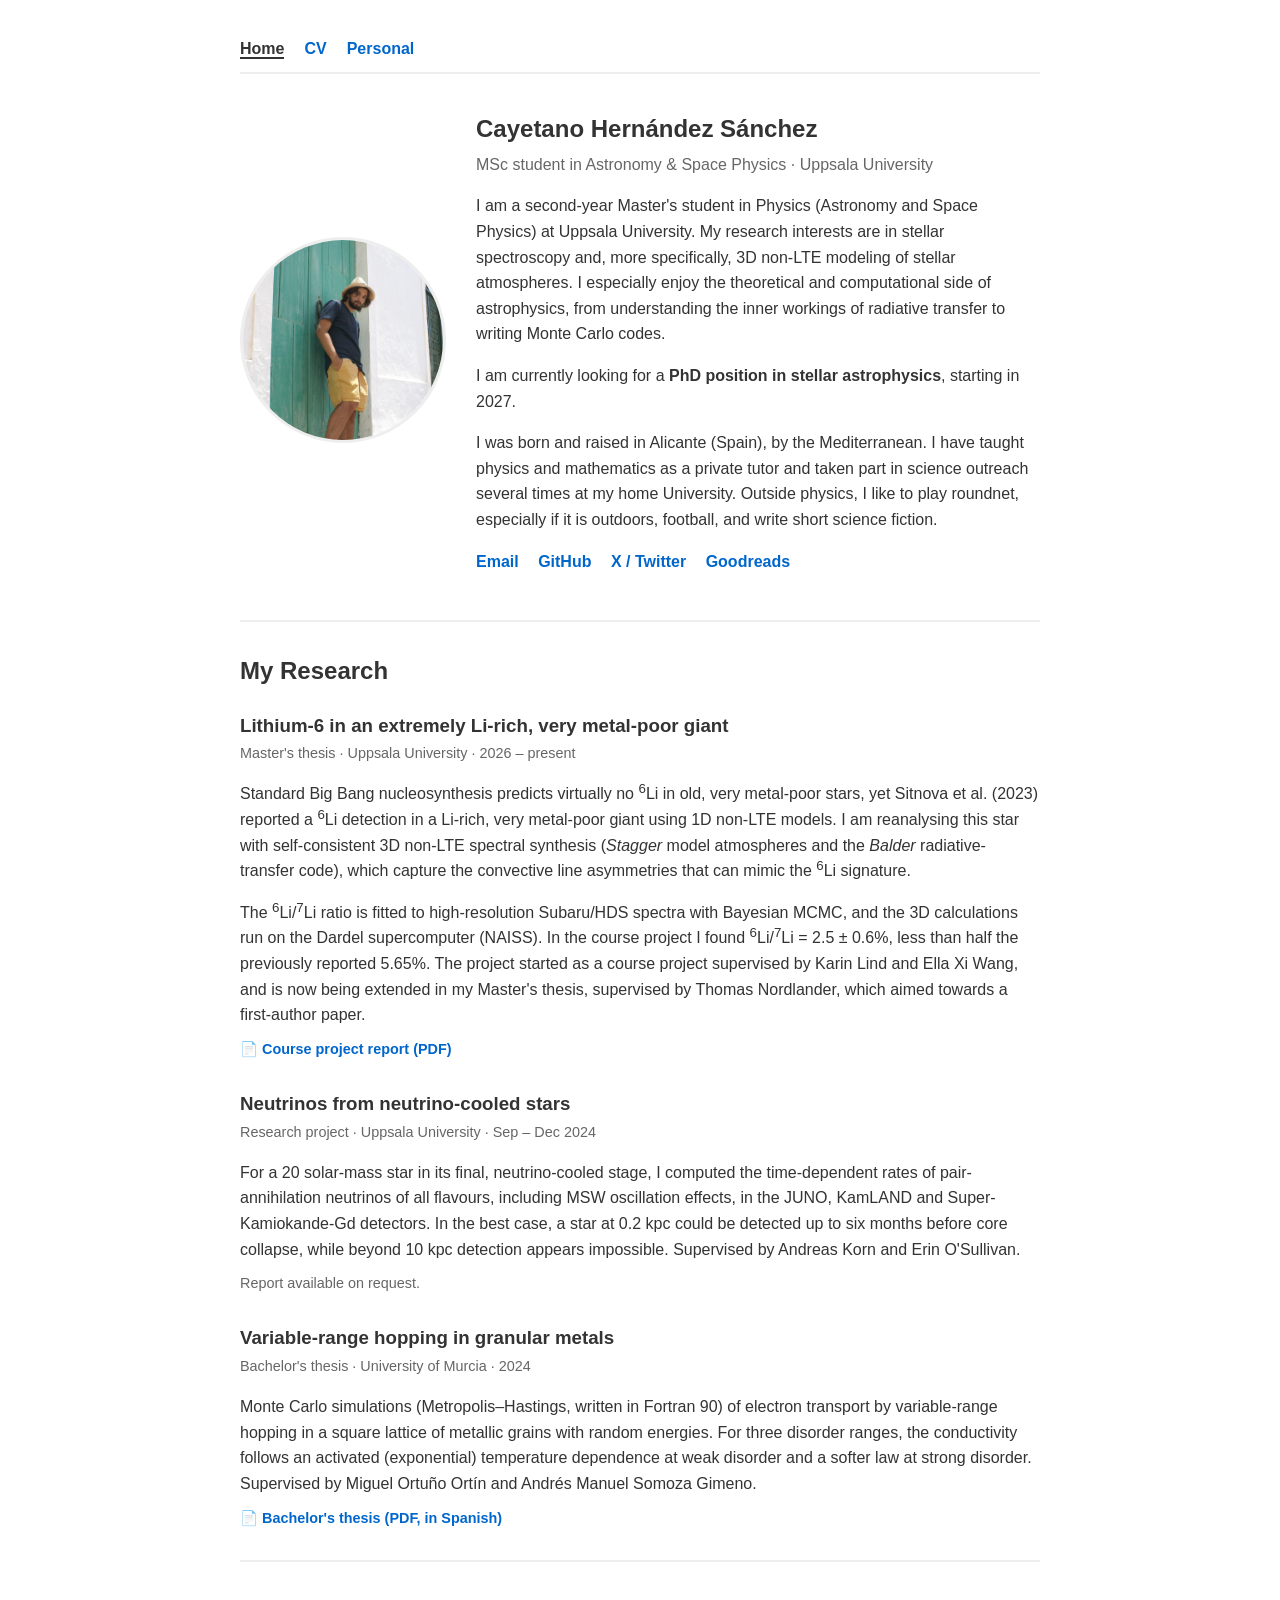
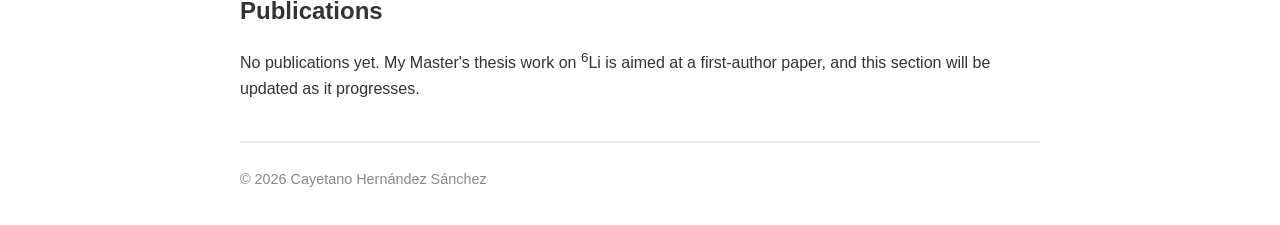
<file: index.html>
<!DOCTYPE html>
<html lang="en">
<head>
    <meta charset="UTF-8">
    <meta name="viewport" content="width=device-width, initial-scale=1.0">
    <title>Cayetano Hernández Sánchez – Astrophysics</title>
    <meta name="description" content="Cayetano Hernández Sánchez, MSc student in Astronomy and Space Physics at Uppsala University, working on 3D NLTE stellar spectroscopy and lithium isotopes in metal-poor stars.">
    <link rel="stylesheet" href="style.css">
</head>
<body>

    <header>
        <nav>
            <ul>
                <li><a href="index.html" class="active">Home</a></li>
                <li><a href="cv.html">CV</a></li>
                <li><a href="personal.html">Personal</a></li>
            </ul>
        </nav>
    </header>

    <main>
        <!-- ===================== ABOUT ME ===================== -->
        <section id="about">
            <div class="about-content">
                <img src="assets/me1.jpg" alt="Photo of Cayetano Hernández Sánchez" class="profile-pic">

                <div class="about-text">
                    <h1>Cayetano Hernández Sánchez</h1>
                    <p class="subtitle">MSc student in Astronomy &amp; Space Physics · Uppsala University</p>

                    <p>I am a second-year Master's student in Physics (Astronomy and Space Physics) at
                    Uppsala University. My research interests are in stellar spectroscopy and, more specifically, 3D non-LTE
                    modeling of stellar atmospheres. I especially enjoy the theoretical and computational side of astrophysics,
                    from understanding the inner workings of radiative transfer to writing Monte Carlo codes.</p>

                    <p>I am currently looking for a <strong>PhD position in stellar astrophysics</strong>,
                    starting in 2027.</p>

                    <p>I was born and raised in Alicante (Spain), by the Mediterranean. I have taught physics and mathematics as a private
                    tutor and taken part in science outreach several times at my home University. Outside physics, I like to play roundnet, especially if it is outdoors, football, and write
                    short science fiction.</p>

                    <p class="contact-links">
                        <a href="mailto:cayetano.he.sa@gmail.com">Email</a>
                        <a href="https://github.com/MrStreet371" target="_blank" rel="noopener noreferrer">GitHub</a>
                        <a href="https://x.com/MrStreet371" target="_blank" rel="noopener noreferrer">X / Twitter</a>
                        <a href="https://www.goodreads.com/user/show/182121532-mrstreet" target="_blank" rel="noopener noreferrer">Goodreads</a>
                    </p>
                </div>
            </div>
        </section>

        <hr>

        <!-- ===================== MY RESEARCH ===================== -->
        <section id="research">
            <h2>My Research</h2>

            <article class="research-item">
                <h3>Lithium-6 in an extremely Li-rich, very metal-poor giant</h3>
                <p class="meta">Master's thesis · Uppsala University · 2026 – present</p>
                <p>Standard Big Bang nucleosynthesis predicts virtually no <sup>6</sup>Li in old, very
                metal-poor stars, yet Sitnova et al. (2023) reported a <sup>6</sup>Li detection in a
                Li-rich, very metal-poor giant using 1D non-LTE models. I am reanalysing this star with
                self-consistent 3D non-LTE spectral synthesis (<em>Stagger</em> model atmospheres and the
                <em>Balder</em> radiative-transfer code), which capture the convective line asymmetries
                that can mimic the <sup>6</sup>Li signature.</p>
                <p>The <sup>6</sup>Li/<sup>7</sup>Li ratio is fitted to high-resolution Subaru/HDS spectra
                with Bayesian MCMC, and the 3D calculations run on the Dardel supercomputer (NAISS). In the
                course project I found <sup>6</sup>Li/<sup>7</sup>Li = 2.5 ± 0.6%, less than half the
                previously reported 5.65%. The project started as a course project supervised by
                Karin Lind and Ella Xi Wang, and is now being extended in my Master's thesis, supervised by
                Thomas Nordlander, which aimed towards a first-author paper.</p>
                <p class="report-link"><a href="lithium6-reanalysis-report.pdf" target="_blank" rel="noopener">Course project report (PDF)</a></p>
            </article>

            <article class="research-item">
                <h3>Neutrinos from neutrino-cooled stars</h3>
                <p class="meta">Research project · Uppsala University · Sep – Dec 2024</p>
                <p>For a 20 solar-mass star in its final, neutrino-cooled stage, I computed the time-dependent
                rates of pair-annihilation neutrinos of all flavours, including MSW oscillation effects, in
                the JUNO, KamLAND and Super-Kamiokande-Gd detectors. In the best case, a star at 0.2 kpc
                could be detected up to six months before core collapse, while beyond 10 kpc detection
                appears impossible. Supervised by Andreas Korn and Erin O'Sullivan.</p>
                <p class="report-link">Report available on request.</p>
            </article>

            <article class="research-item">
                <h3>Variable-range hopping in granular metals</h3>
                <p class="meta">Bachelor's thesis · University of Murcia · 2024</p>
                <p>Monte Carlo simulations (Metropolis–Hastings, written in Fortran 90) of electron
                transport by variable-range hopping in a square lattice of metallic grains with random
                energies. For three disorder ranges, the conductivity follows an activated (exponential)
                temperature dependence at weak disorder and a softer law at strong disorder. Supervised by
                Miguel Ortuño Ortín and Andrés Manuel Somoza Gimeno.</p>
                <p class="report-link"><a href="vrh-bachelor-thesis-es.pdf" target="_blank" rel="noopener">Bachelor's thesis (PDF, in Spanish)</a></p>
            </article>
        </section>

        <hr>

        <!-- ===================== PUBLICATIONS ===================== -->
        <section id="publications">
            <h2>Publications</h2>
            <p>No publications yet. My Master's thesis work on <sup>6</sup>Li is aimed at a
            first-author paper, and this section will be updated as it progresses.</p>
        </section>
    </main>

    <footer>
        <p>&copy; 2026 Cayetano Hernández Sánchez</p>
    </footer>

</body>
</html>
</file>
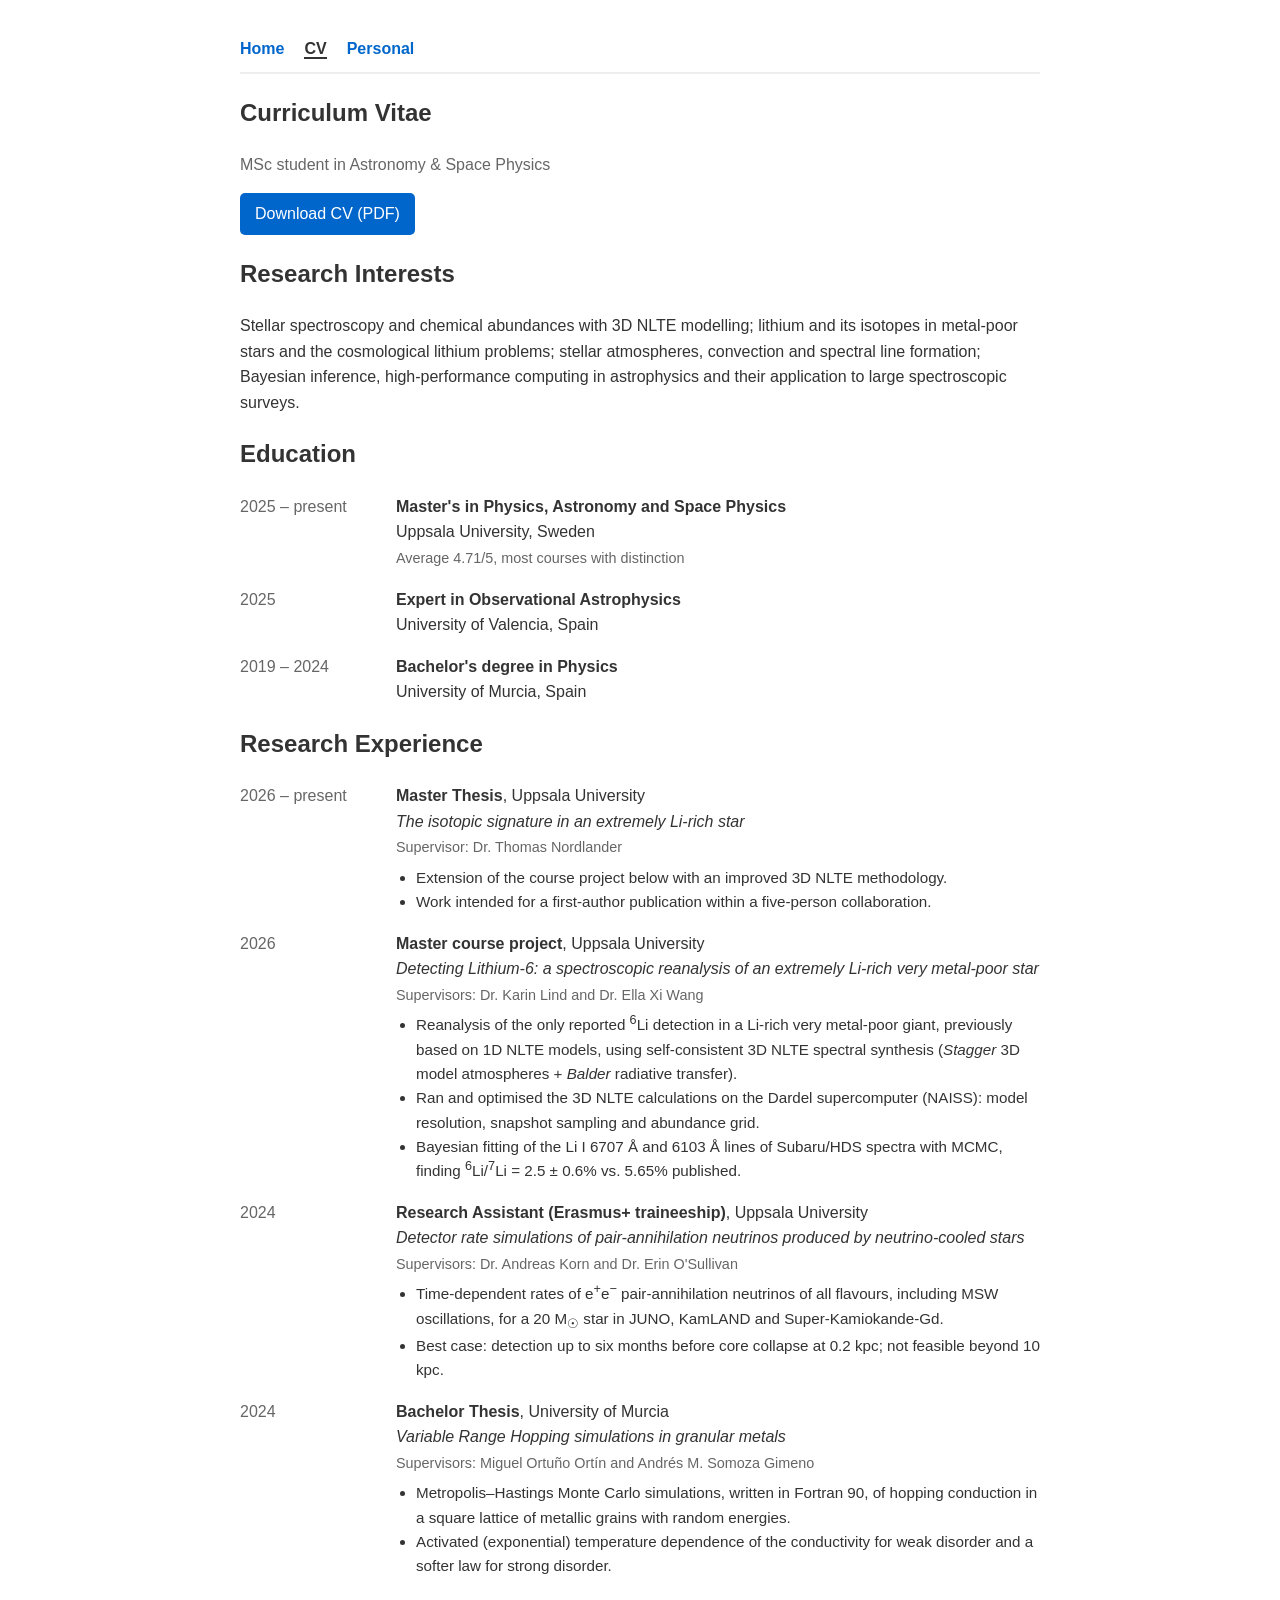
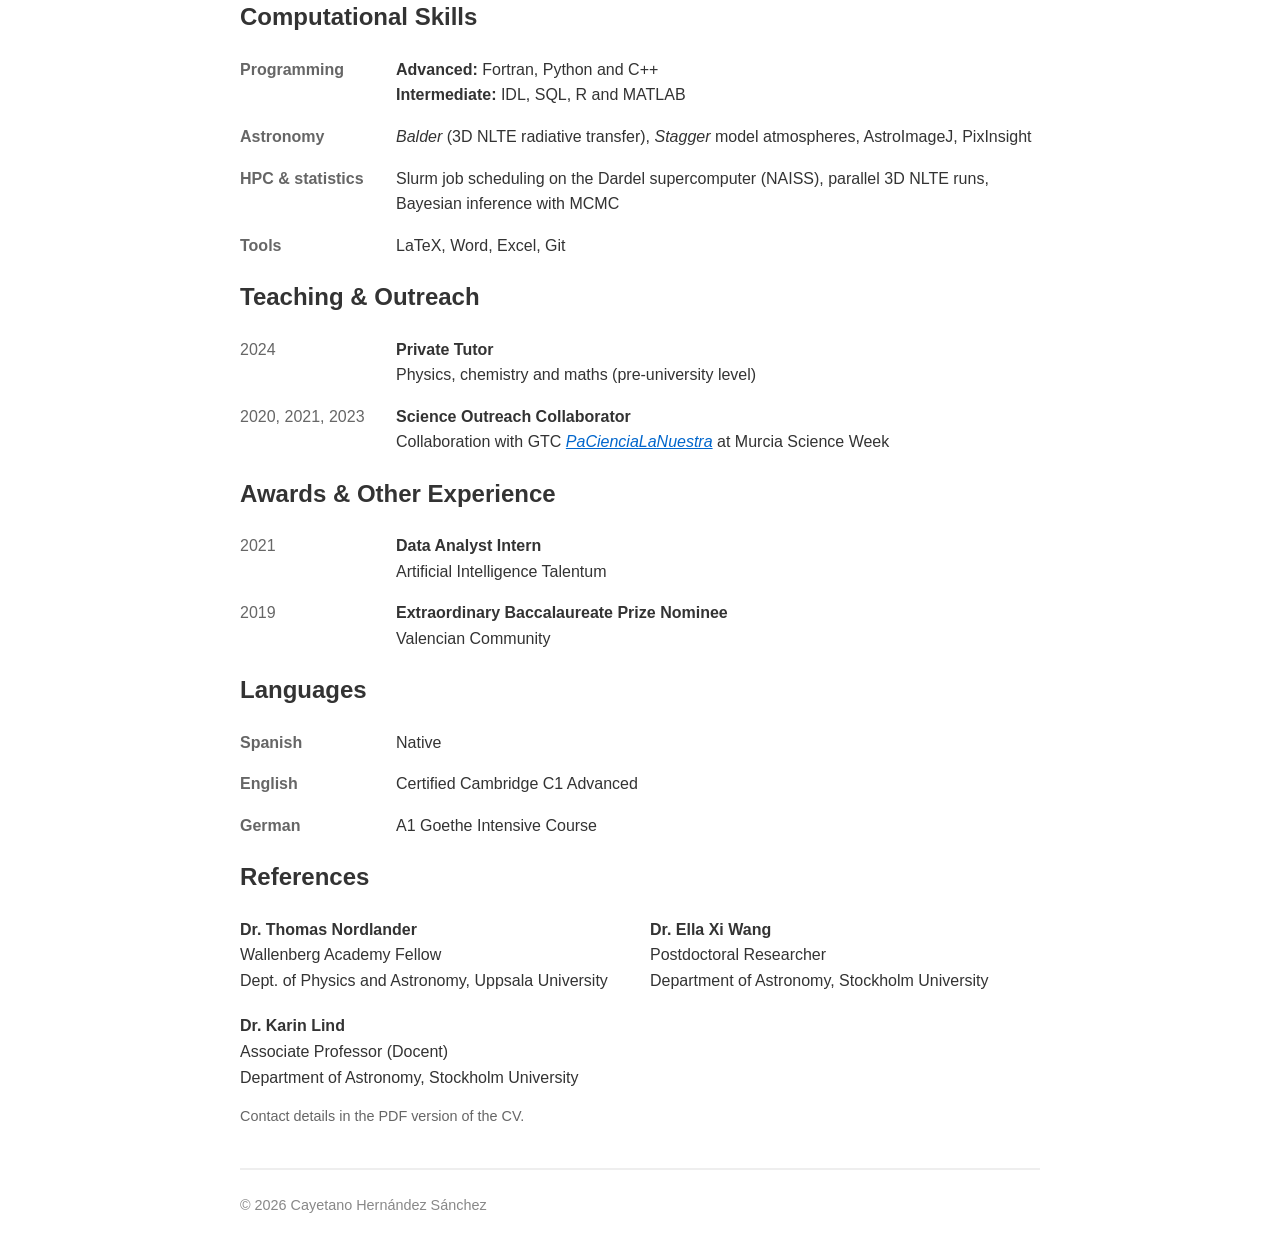
<file: cv.html>
<!DOCTYPE html>
<html lang="en">
<head>
    <meta charset="UTF-8">
    <meta name="viewport" content="width=device-width, initial-scale=1.0">
    <title>CV – Cayetano Hernández Sánchez</title>
    <meta name="description" content="Curriculum vitae of Cayetano Hernández Sánchez, MSc student in Astronomy and Space Physics at Uppsala University.">
    <link rel="stylesheet" href="style.css">
</head>
<body>

    <header>
        <nav>
            <ul>
                <li><a href="index.html">Home</a></li>
                <li><a href="cv.html" class="active">CV</a></li>
                <li><a href="personal.html">Personal</a></li>
            </ul>
        </nav>
    </header>

    <main>
        <section>
            <h1>Curriculum Vitae</h1>
            <p class="subtitle">MSc student in Astronomy &amp; Space Physics</p>
            <p><a href="CV-CayetanoHS.pdf" download class="btn">Download CV (PDF)</a></p>
        </section>

        <!-- ===================== RESEARCH INTERESTS ===================== -->
        <section>
            <h2>Research Interests</h2>
            <p>Stellar spectroscopy and chemical abundances with 3D NLTE modelling; lithium and its
            isotopes in metal-poor stars and the cosmological lithium problems; stellar atmospheres,
            convection and spectral line formation; Bayesian inference, high-performance computing
            in astrophysics and their application to large spectroscopic surveys.</p>
        </section>

        <!-- ===================== EDUCATION ===================== -->
        <section>
            <h2>Education</h2>

            <div class="cv-entry">
                <div class="cv-date">2025 – present</div>
                <div class="cv-body">
                    <strong>Master's in Physics, Astronomy and Space Physics</strong><br>
                    Uppsala University, Sweden<br>
                    <span class="cv-note">Average 4.71/5, most courses with distinction</span>
                </div>
            </div>

            <div class="cv-entry">
                <div class="cv-date">2025</div>
                <div class="cv-body">
                    <strong>Expert in Observational Astrophysics</strong><br>
                    University of Valencia, Spain
                </div>
            </div>

            <div class="cv-entry">
                <div class="cv-date">2019 – 2024</div>
                <div class="cv-body">
                    <strong>Bachelor's degree in Physics</strong><br>
                    University of Murcia, Spain
                </div>
            </div>
        </section>

        <!-- ===================== RESEARCH EXPERIENCE ===================== -->
        <section>
            <h2>Research Experience</h2>

            <div class="cv-entry">
                <div class="cv-date">2026 – present</div>
                <div class="cv-body">
                    <strong>Master Thesis</strong>, Uppsala University<br>
                    <em>The isotopic signature in an extremely Li-rich star</em><br>
                    <span class="cv-note">Supervisor: Dr. Thomas Nordlander</span>
                    <ul>
                        <li>Extension of the course project below with an improved 3D NLTE methodology.</li>
                        <li>Work intended for a first-author publication within a five-person collaboration.</li>
                    </ul>
                </div>
            </div>

            <div class="cv-entry">
                <div class="cv-date">2026</div>
                <div class="cv-body">
                    <strong>Master course project</strong>, Uppsala University<br>
                    <em>Detecting Lithium-6: a spectroscopic reanalysis of an extremely Li-rich very metal-poor star</em><br>
                    <span class="cv-note">Supervisors: Dr. Karin Lind and Dr. Ella Xi Wang</span>
                    <ul>
                        <li>Reanalysis of the only reported <sup>6</sup>Li detection in a Li-rich very metal-poor
                        giant, previously based on 1D NLTE models, using self-consistent 3D NLTE spectral synthesis
                        (<em>Stagger</em> 3D model atmospheres + <em>Balder</em> radiative transfer).</li>
                        <li>Ran and optimised the 3D NLTE calculations on the Dardel supercomputer (NAISS):
                        model resolution, snapshot sampling and abundance grid.</li>
                        <li>Bayesian fitting of the Li I 6707 Å and 6103 Å lines of Subaru/HDS spectra with MCMC,
                        finding <sup>6</sup>Li/<sup>7</sup>Li = 2.5 ± 0.6% vs. 5.65% published.</li>
                    </ul>
                </div>
            </div>

            <div class="cv-entry">
                <div class="cv-date">2024</div>
                <div class="cv-body">
                    <strong>Research Assistant (Erasmus+ traineeship)</strong>, Uppsala University<br>
                    <em>Detector rate simulations of pair-annihilation neutrinos produced by neutrino-cooled stars</em><br>
                    <span class="cv-note">Supervisors: Dr. Andreas Korn and Dr. Erin O'Sullivan</span>
                    <ul>
                        <li>Time-dependent rates of e<sup>+</sup>e<sup>−</sup> pair-annihilation neutrinos of all
                        flavours, including MSW oscillations, for a 20 M<sub>☉</sub> star in JUNO, KamLAND and
                        Super-Kamiokande-Gd.</li>
                        <li>Best case: detection up to six months before core collapse at 0.2 kpc; not feasible
                        beyond 10 kpc.</li>
                    </ul>
                </div>
            </div>

            <div class="cv-entry">
                <div class="cv-date">2024</div>
                <div class="cv-body">
                    <strong>Bachelor Thesis</strong>, University of Murcia<br>
                    <em>Variable Range Hopping simulations in granular metals</em><br>
                    <span class="cv-note">Supervisors: Miguel Ortuño Ortín and Andrés M. Somoza Gimeno</span>
                    <ul>
                        <li>Metropolis–Hastings Monte Carlo simulations, written in Fortran 90, of hopping
                        conduction in a square lattice of metallic grains with random energies.</li>
                        <li>Activated (exponential) temperature dependence of the conductivity for weak disorder
                        and a softer law for strong disorder.</li>
                    </ul>
                </div>
            </div>
        </section>

        <!-- ===================== SKILLS ===================== -->
        <section>
            <h2>Computational Skills</h2>

            <div class="cv-entry">
                <div class="cv-date"><strong>Programming</strong></div>
                <div class="cv-body">
                    <strong>Advanced:</strong> Fortran, Python and C++<br>
                    <strong>Intermediate:</strong> IDL, SQL, R and MATLAB
                </div>
            </div>

            <div class="cv-entry">
                <div class="cv-date"><strong>Astronomy</strong></div>
                <div class="cv-body"><em>Balder</em> (3D NLTE radiative transfer), <em>Stagger</em> model atmospheres, AstroImageJ, PixInsight</div>
            </div>

            <div class="cv-entry">
                <div class="cv-date"><strong>HPC &amp; statistics</strong></div>
                <div class="cv-body">Slurm job scheduling on the Dardel supercomputer (NAISS), parallel 3D NLTE runs, Bayesian inference with MCMC</div>
            </div>

            <div class="cv-entry">
                <div class="cv-date"><strong>Tools</strong></div>
                <div class="cv-body">LaTeX, Word, Excel, Git</div>
            </div>
        </section>

        <!-- ===================== TEACHING & OUTREACH ===================== -->
        <section>
            <h2>Teaching &amp; Outreach</h2>

            <div class="cv-entry">
                <div class="cv-date">2024</div>
                <div class="cv-body">
                    <strong>Private Tutor</strong><br>
                    Physics, chemistry and maths (pre-university level)
                </div>
            </div>

            <div class="cv-entry">
                <div class="cv-date">2020, 2021, 2023</div>
                <div class="cv-body">
                    <strong>Science Outreach Collaborator</strong><br>
                    Collaboration with GTC <a href="https://www.um.es/paciencialanuestra/actividades.php" target="_blank" rel="noopener noreferrer"><em>PaCienciaLaNuestra</em></a> at Murcia Science Week
                </div>
            </div>
        </section>

        <!-- ===================== AWARDS & OTHER ===================== -->
        <section>
            <h2>Awards &amp; Other Experience</h2>

            <div class="cv-entry">
                <div class="cv-date">2021</div>
                <div class="cv-body">
                    <strong>Data Analyst Intern</strong><br>
                    Artificial Intelligence Talentum
                </div>
            </div>

            <div class="cv-entry">
                <div class="cv-date">2019</div>
                <div class="cv-body">
                    <strong>Extraordinary Baccalaureate Prize Nominee</strong><br>
                    Valencian Community
                </div>
            </div>
        </section>

        <!-- ===================== LANGUAGES ===================== -->
        <section>
            <h2>Languages</h2>

            <div class="cv-entry">
                <div class="cv-date"><strong>Spanish</strong></div>
                <div class="cv-body">Native</div>
            </div>
            <div class="cv-entry">
                <div class="cv-date"><strong>English</strong></div>
                <div class="cv-body">Certified Cambridge C1 Advanced</div>
            </div>
            <div class="cv-entry">
                <div class="cv-date"><strong>German</strong></div>
                <div class="cv-body">A1 Goethe Intensive Course</div>
            </div>
        </section>

        <!-- ===================== REFERENCES ===================== -->
        <!-- Sin emails a propósito: están en el CV en PDF. -->
        <section>
            <h2>References</h2>
            <div class="cv-refs">
                <div>
                    <strong>Dr. Thomas Nordlander</strong><br>
                    Wallenberg Academy Fellow<br>
                    Dept. of Physics and Astronomy, Uppsala University
                </div>
                <div>
                    <strong>Dr. Ella Xi Wang</strong><br>
                    Postdoctoral Researcher<br>
                    Department of Astronomy, Stockholm University
                </div>
                <div>
                    <strong>Dr. Karin Lind</strong><br>
                    Associate Professor (Docent)<br>
                    Department of Astronomy, Stockholm University
                </div>
            </div>
            <p class="cv-note">Contact details in the PDF version of the CV.</p>
        </section>
    </main>

    <footer>
        <p>&copy; 2026 Cayetano Hernández Sánchez</p>
    </footer>

</body>
</html>
</file>
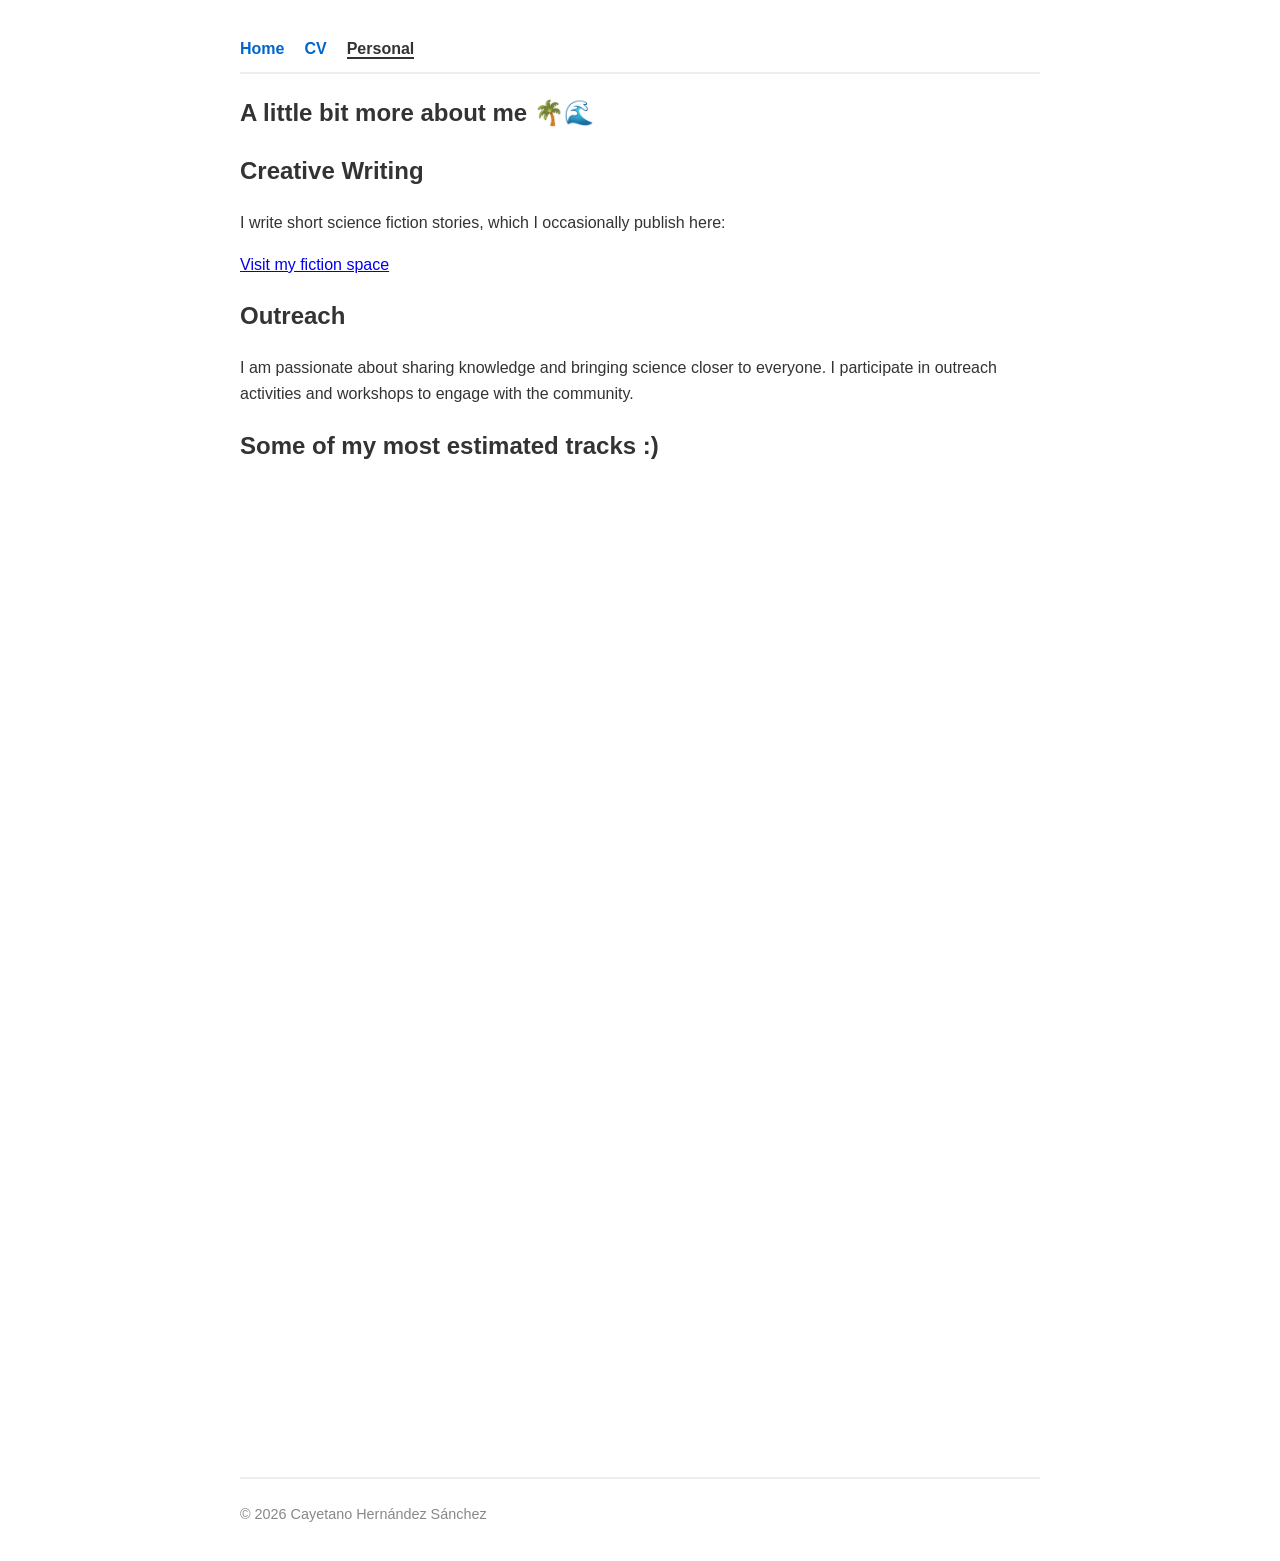
<file: personal.html>
<!DOCTYPE html>
<html lang="en">
<head>
    <meta charset="UTF-8">
    <meta name="viewport" content="width=device-width, initial-scale=1.0">
    <title>Personal – Cayetano Hernández Sánchez</title>
    <link rel="stylesheet" href="style.css">
    <style>
        .music-list iframe { border-radius: 12px; margin-bottom: 8px; display: block; }
    </style>
</head>
<body>

    <header>
        <nav>
            <ul>
                <li><a href="index.html">Home</a></li>
                <li><a href="cv.html">CV</a></li>
                <li><a href="personal.html" class="active">Personal</a></li>
            </ul>
        </nav>
    </header>

    <main>
        <section class="personal-section">
            <h1>A little bit more about me 🌴🌊</h1>

            <div class="personal-grid">

                <article class="card">
                    <h2>Creative Writing</h2>
                    <p>I write short science fiction stories, which I occasionally publish here:</p>
                    <p>
                        <a href="https://mrstreet-fictions.netlify.app" target="_blank" rel="noopener noreferrer">Visit my fiction space</a>
                    </p>
                </article>

                <article class="card">
                    <h2>Outreach</h2>
                    <p>I am passionate about sharing knowledge and bringing science closer to everyone. I participate in outreach activities and workshops to engage with the community.</p>
                </article>

                <article class="card">
                    <h2>Some of my most estimated tracks :)</h2>
                    <div class="music-list">
                        <iframe src="https://open.spotify.com/embed/track/2jEjxOyKqMpkcThWl697hf" width="100%" height="152" frameborder="0" allow="clipboard-write; encrypted-media; fullscreen; picture-in-picture" loading="lazy"></iframe>
                        <iframe src="https://open.spotify.com/embed/track/7BRb7eJMdTKelRPZRhBjye" width="100%" height="152" frameborder="0" allow="clipboard-write; encrypted-media; fullscreen; picture-in-picture" loading="lazy"></iframe>
                        <iframe src="https://open.spotify.com/embed/track/6b37xrsNCWYIUphFBazqD6" width="100%" height="152" frameborder="0" allow="clipboard-write; encrypted-media; fullscreen; picture-in-picture" loading="lazy"></iframe>
                        <iframe src="https://open.spotify.com/embed/track/1AZ1fGDfDtaCg0CQOrQ7ni" width="100%" height="152" frameborder="0" allow="clipboard-write; encrypted-media; fullscreen; picture-in-picture" loading="lazy"></iframe>
                        <iframe src="https://open.spotify.com/embed/track/0HlMshB5JmZjPNbOuOgFHN" width="100%" height="152" frameborder="0" allow="clipboard-write; encrypted-media; fullscreen; picture-in-picture" loading="lazy"></iframe>
                        <iframe src="https://open.spotify.com/embed/track/10tzk7ZRjwnLKd3gjKLtTA" width="100%" height="152" frameborder="0" allow="clipboard-write; encrypted-media; fullscreen; picture-in-picture" loading="lazy"></iframe>
                    </div>
                </article>

            </div>
        </section>
    </main>

    <footer>
        <p>&copy; 2026 Cayetano Hernández Sánchez</p>
    </footer>

</body>
</html>
</file>
<file: style.css>
body {
    font-family: Arial, sans-serif;
    max-width: 800px;
    margin: 0 auto;
    padding: 20px;
    line-height: 1.6;
    color: #333;
}

/* Menú de navegación */
nav ul {
    list-style: none;
    padding: 0;
    display: flex;
    gap: 20px;
    border-bottom: 2px solid #eee;
    padding-bottom: 10px;
}

nav a {
    text-decoration: none;
    color: #0066cc;
    font-weight: bold;
}

nav a.active {
    color: #333;
    border-bottom: 2px solid #333;
}

/* Botón simple */
.btn {
    display: inline-block;
    background: #0066cc;
    color: white;
    padding: 8px 15px;
    border-radius: 5px;
    text-decoration: none;
}

/* style.css (Añadidos para la imagen) */

/* ... (mantén tus estilos anteriores) ... */

/* Estilo para la imagen de perfil */
.profile-pic {
    max-width: 200px; /* Tamaño máximo de ancho para la foto */
    height: auto;      /* Mantiene la proporción de aspecto */
    border-radius: 50%; /* Esto hace la foto redonda */
    border: 3px solid #eee; /* Opcional: un borde fino */
    margin-bottom: 20px; /* Espacio debajo de la foto */
    display: block; /* Opcional: para centrarla sola más fácil */
    margin-left: auto; /* Opcional: para centrarla sola */
    margin-right: auto; /* Opcional: para centrarla sola */
}

/* Opcional: Si quieres poner la foto al lado del texto en pantallas más grandes */
/* Necesitarás usar el .about-content que añadí en el HTML */
.about-content {
    display: flex;
    flex-direction: column; /* Por defecto, foto arriba del texto */
    align-items: center;   /* Centra la foto */
    text-align: center;    /* Centra el texto */
}

@media (min-width: 600px) {
    /* En pantallas de más de 600px de ancho */
    .about-content {
        flex-direction: row; /* Foto a la izquierda, texto a la derecha */
        text-align: left;    /* Texto alineado a la izquierda */
        gap: 30px;           /* Espacio entre la foto y el texto */
    }
    
    .profile-pic {
        margin-bottom: 0;   /* Quita el espacio de abajo */
        margin-left: 0;      /* Quita el centrado automático */
        margin-right: 0;
    }
}

/* ---------- Añadidos para el nuevo index (About, Research, Publications) ---------- */

.about-text h1 {
    margin-bottom: 0;
}

.subtitle {
    color: #666;
    margin-top: 4px;
}

.contact-links a {
    margin-right: 15px;
    color: #0066cc;
    font-weight: bold;
    text-decoration: none;
}

.contact-links a:hover {
    text-decoration: underline;
}

.research-item {
    margin-bottom: 28px;
}

.research-item h3 {
    margin-bottom: 0;
}

.meta {
    color: #666;
    font-size: 0.9em;
    margin-top: 2px;
}

.tags span {
    display: inline-block;
    background: #eef4fb;
    color: #0066cc;
    padding: 2px 8px;
    border-radius: 4px;
    font-size: 0.8em;
    margin: 0 6px 6px 0;
}

hr {
    border: none;
    border-top: 2px solid #eee;
    margin: 30px 0;
}

footer {
    margin-top: 40px;
    padding-top: 10px;
    border-top: 2px solid #eee;
    color: #888;
    font-size: 0.9em;
}

/* Evita que los superíndices (6Li) separen las líneas */
sup {
    line-height: 0;
}

/* Enlaces a los informes en PDF */
.report-link {
    font-size: 0.9em;
    color: #666;
    margin-top: -6px;
}

.report-link a {
    color: #0066cc;
    font-weight: bold;
    text-decoration: none;
}

.report-link a::before {
    content: "\1F4C4\00A0";   /* icono de documento + espacio */
}

.report-link a:hover {
    text-decoration: underline;
}

/* ---------- Página CV (cv.html) ---------- */

.cv-entry {
    display: grid;
    grid-template-columns: 140px 1fr;
    gap: 16px;
    margin-bottom: 16px;
}

.cv-date {
    color: #666;
}

.cv-body ul {
    margin: 6px 0 0 0;
    padding-left: 20px;
    font-size: 0.95em;
}

.cv-note {
    color: #666;
    font-size: 0.9em;
}

.cv-refs {
    display: grid;
    grid-template-columns: 1fr 1fr;
    gap: 20px;
}

.cv-body .report-link {
    margin-top: 6px;
}

code {
    font-size: 0.9em;
    background: #f4f4f4;
    padding: 1px 4px;
    border-radius: 3px;
}

@media (max-width: 600px) {
    /* En móvil: fecha encima del contenido, referencias una debajo de otra */
    .cv-entry,
    .cv-refs {
        grid-template-columns: 1fr;
        gap: 2px;
    }
    .cv-refs {
        gap: 14px;
    }
}

/* Enlaces dentro de las entradas del CV, con el azul de la web */
.cv-body a {
    color: #0066cc;
}
</file>
